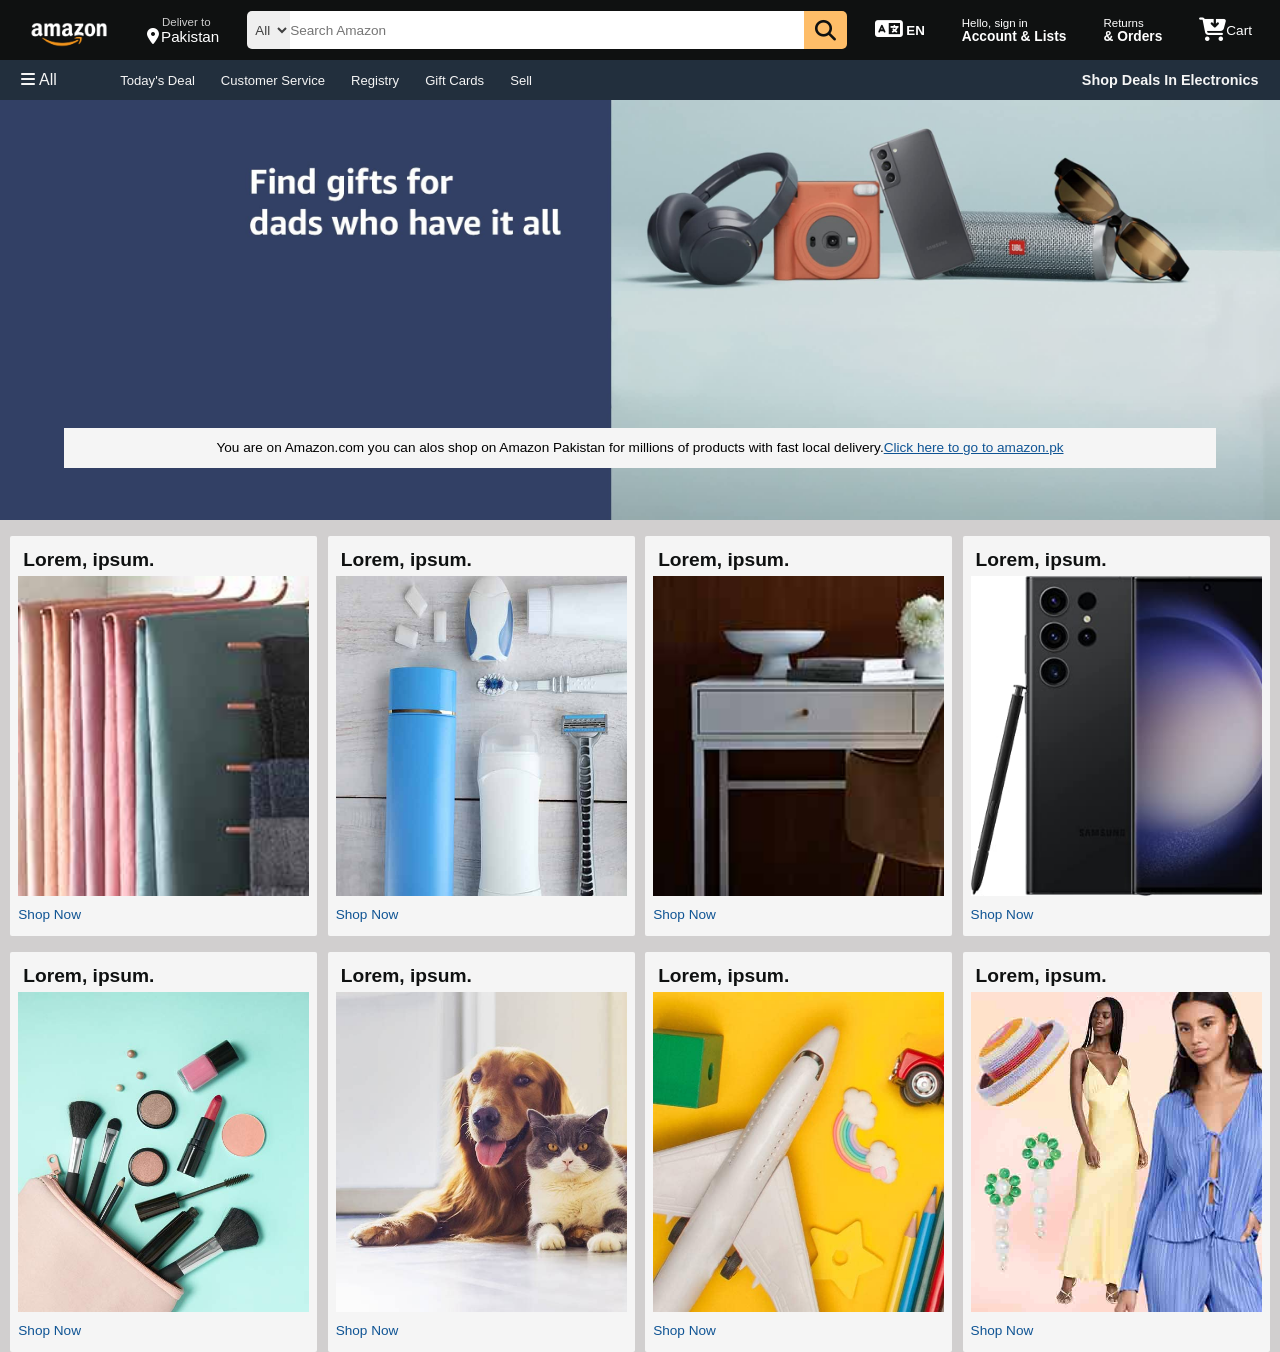
<file: css assignments/Amazon UI Clone/index.html>
<!DOCTYPE html>
<html lang="en">

<head>
    <meta charset="UTF-8" />
    <meta name="viewport" content="width=device-width, initial-scale=1.0" />
    <link rel="stylesheet" href="style.css" />
    <link rel="stylesheet" href="https://cdnjs.cloudflare.com/ajax/libs/font-awesome/6.6.0/css/all.min.css"
        integrity="sha512-Kc323vGBEqzTmouAECnVceyQqyqdsSiqLQISBL29aUW4U/M7pSPA/gEUZQqv1cwx4OnYxTxve5UMg5GT6L4JJg=="
        crossorigin="anonymous" referrerpolicy="no-referrer" />
    <title>Amazon</title>
</head>

<body>

    <header>
        <div class="navbar">

            <div class="nav-logo border">
                <div class="logo"></div>
            </div>


            <div class="nav-add border">
                <p class="add-first">Deliver to</p>
                <div class="add-icon">
                    <i class="fa-solid fa-location-dot"></i>
                    <p class="add-second">Pakistan</p>
                </div>
            </div>


            <div class="nav-search">
                <select class="search-select">
                    <option value="">All</option>
                </select>

                <input class="search-input" type="text" placeholder="Search Amazon">

                <div class="search-icon">
                    <i class="fa-solid fa-magnifying-glass"></i>
                </div>
            </div>


            <div class="nav-lang border">
                <div class="lang-icon">
                    <i class="fa-solid fa-language"></i>
                </div>
                <strong>
                    <p class="lang-symbol">EN</p>
                </strong>
            </div>

            <div class="nav-signin border">
                <p><span>Hello, sign in</span></p>
                <p class="nav-signin-orders-bold">Account & Lists</p>
            </div>

            <div class="nav-orders border">
                <p><span>Returns</span></p>
                <p class="nav-signin-orders-bold">& Orders</p>
            </div>


            <div class="nav-cart border">
                <div class="cart-icon">
                    <i class="fa-solid fa-cart-arrow-down"></i>
                </div>
                <p>Cart</p>
            </div>

        </div>

        <div class="panel">
            <div class="panel-all ">
                <i class="fa-solid fa-bars"></i>
                All
            </div>
            <div class="panel-links">
                <p class="border">Today's Deal</p>
                <p class="border">Customer Service</p>
                <p class="border">Registry</p>
                <p class="border">Gift Cards</p>
                <p class="border">Sell</p>
            </div>
            <div class="panel-offer">
                Shop Deals In Electronics
            </div>
        </div>
    </header>


    <section>

        <div class="hero-section">
            <div class="hero-section-content">
                You are on Amazon.com you can alos shop on Amazon Pakistan for millions of products with fast local
                delivery. <a href="#">Click here to go to amazon.pk</a>
            </div>
        </div>

    </section>

    <section>
        <div class="boxes">
            <div class="box">
                <h1>Lorem, ipsum.</h1>
                <div class="box-img" style="background-image: url('./assets/box1_image.jpg');"></div>
                <p>Shop Now</p>
            </div>

            <div class="box">
                <h1>Lorem, ipsum.</h1>
                <div class="box-img" style="background-image: url('./assets/box2_image.jpg');"></div>
                <p>Shop Now</p>
            </div>

            <div class="box">
                <h1>Lorem, ipsum.</h1>
                <div class="box-img" style="background-image: url('./assets/box3_image.jpg');"></div>
                <p>Shop Now</p>
            </div>

            <div class="box">
                <h1>Lorem, ipsum.</h1>
                <div class="box-img" style="background-image: url('./assets/box4_image.jpg');"></div>
                <p>Shop Now</p>
            </div>

            <div class="box">
                <h1>Lorem, ipsum.</h1>
                <div class="box-img" style="background-image: url('./assets/box5_image.jpg');"></div>
                <p>Shop Now</p>
            </div>

            <div class="box">
                <h1>Lorem, ipsum.</h1>
                <div class="box-img" style="background-image: url('./assets/box6_image.jpg');"></div>
                <p>Shop Now</p>
            </div>

            <div class="box">
                <h1>Lorem, ipsum.</h1>
                <div class="box-img" style="background-image: url('./assets/box7_image.jpg');"></div>
                <p>Shop Now</p>
            </div>

            <div class="box">
                <h1>Lorem, ipsum.</h1>
                <div class="box-img" style="background-image: url('./assets/box8_image.jpg');"></div>
                <p>Shop Now</p>
            </div>


        </div>
    </section>

</body>

</html>
</file>
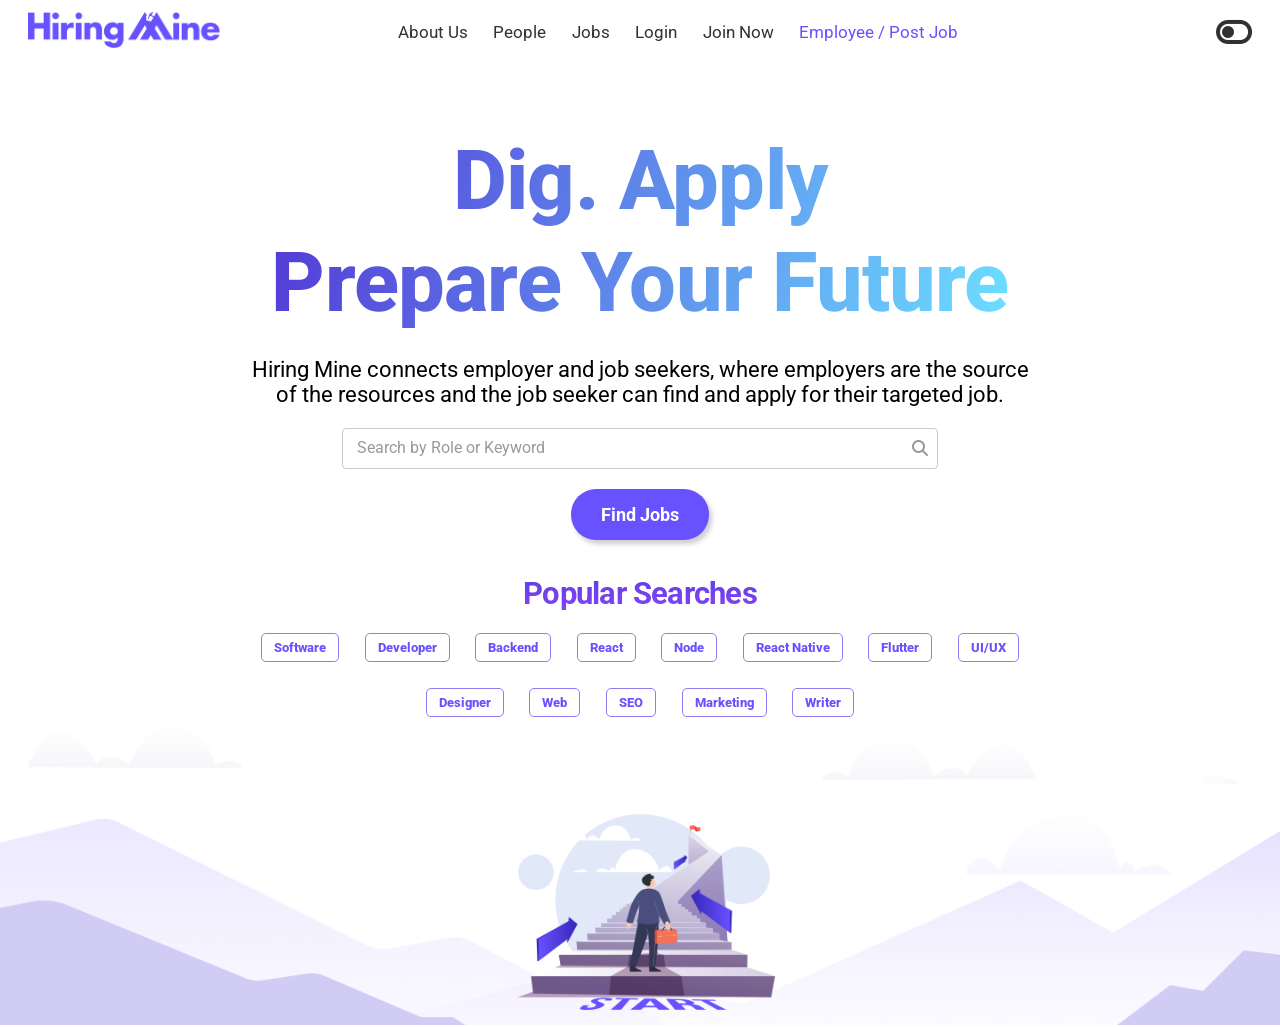
<file: css assignments/Hiring Mine UI Clone/index.html>
<!DOCTYPE html>
<html lang="en">

<head>
    <meta charset="UTF-8" />
    <meta name="viewport" content="width=device-width, initial-scale=1.0" />
    <link rel="stylesheet" href="style.css" />
    <link rel="stylesheet" href="https://cdnjs.cloudflare.com/ajax/libs/font-awesome/6.6.0/css/all.min.css"
        integrity="sha512-Kc323vGBEqzTmouAECnVceyQqyqdsSiqLQISBL29aUW4U/M7pSPA/gEUZQqv1cwx4OnYxTxve5UMg5GT6L4JJg=="
        crossorigin="anonymous" referrerpolicy="no-referrer" />
    <link rel="preconnect" href="https://fonts.googleapis.com">
    <link rel="preconnect" href="https://fonts.gstatic.com" crossorigin>
    <link
        href="https://fonts.googleapis.com/css2?family=Roboto:ital,wght@0,100;0,300;0,400;0,500;0,700;0,900;1,100;1,300;1,400;1,500;1,700;1,900&display=swap"
        rel="stylesheet">
    <title>Hiring Mine</title>
</head>

<body>
    <!-- nav bar -->
    <header>
        <div class="navbar">
            <div class="nav-logo">
                <div class="logo"></div>
            </div>
            <div class="nav-links">
                <div>About Us</div>
                <div>People</div>
                <div>Jobs</div>
                <div>Login</div>
                <div>Join Now</div>
                <div class="nav-link-color">Employee / Post Job</div>
            </div>
            <div class="dark-light-toggle">
                <i class="fa-solid fa-toggle-off"></i>
            </div>
        </div>
    </header>


    <!-- Firsts section including heading search bar buttons and hero section img -->
    <section>
        <div class="main-first-section">
            <div class="content">

                <div>
                    <h1>Dig. Apply <br> Prepare Your Future</h1>
                    <p>Hiring Mine connects employer and job seekers, where employers are the source of the resources
                        and
                        the
                        job seeker can find and apply for their targeted job.</p>
                </div>

                <div class="search-input-container">
                    <input type="text" id="search" placeholder="Search by Role or Keyword" required>
                    <label for="search">Search by Role or Keyword</label>
                    <i class="fa-solid fa-magnifying-glass"></i>
                </div>

                <div class="finjob-">
                    <button class="find-job">Find Jobs</button>
                </div>

                <div class="popular-searches">
                    <h2>Popular Searches</h2>
                    <div class="top-search-btns">
                        <div class="tsb">Software</div>
                        <div class="tsb">Developer</div>
                        <div class="tsb">Backend</div>
                        <div class="tsb">React</div>
                        <div class="tsb">Node</div>
                        <div class="tsb">React Native</div>
                        <div class="tsb">Flutter</div>
                        <div class="tsb">UI/UX</div>
                        <div class="tsb">Designer</div>
                        <div class="tsb">Web</div>
                        <div class="tsb">SEO</div>
                        <div class="tsb">Marketing</div>
                        <div class="tsb">Writer</div>
                    </div>
                </div>
            </div>
        </div>
        <div class="first-sec-img">
            <div class="fsi"></div>
        </div>
    </section>
</body>

</html>
</file>
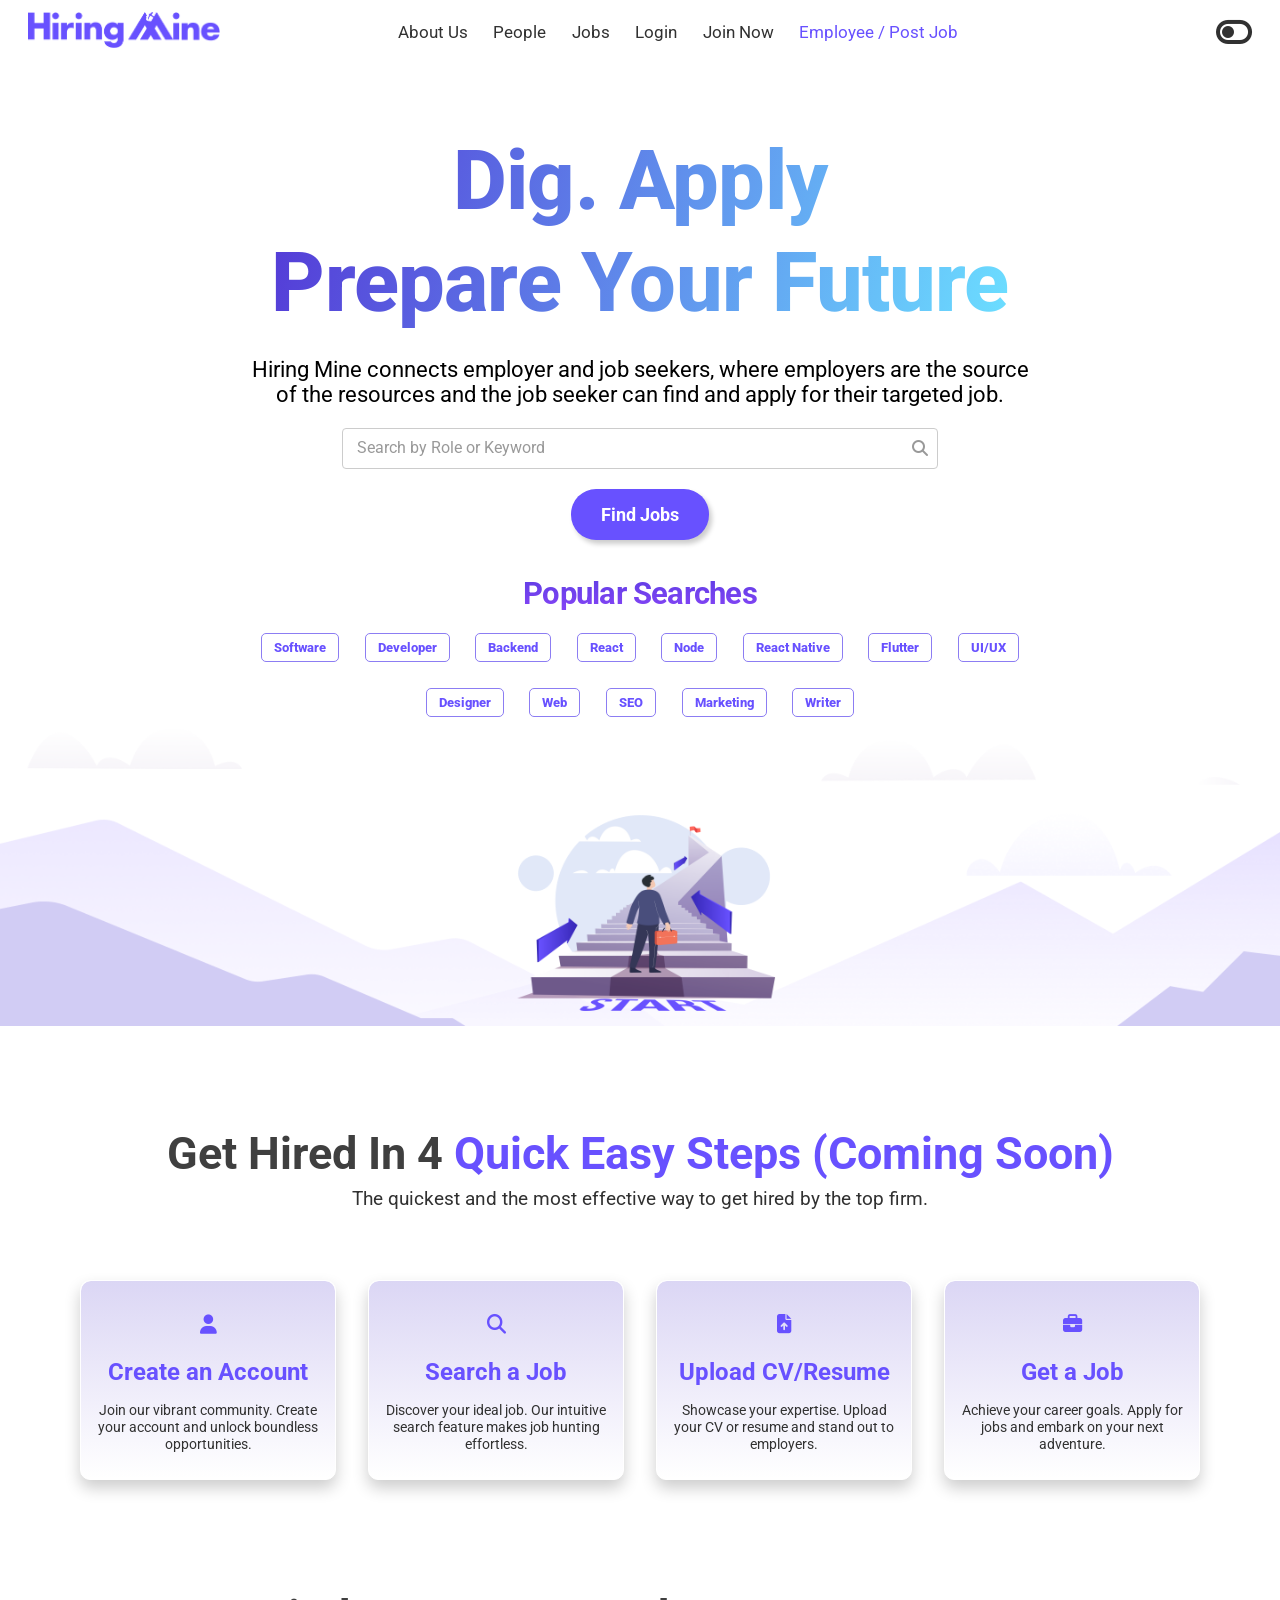
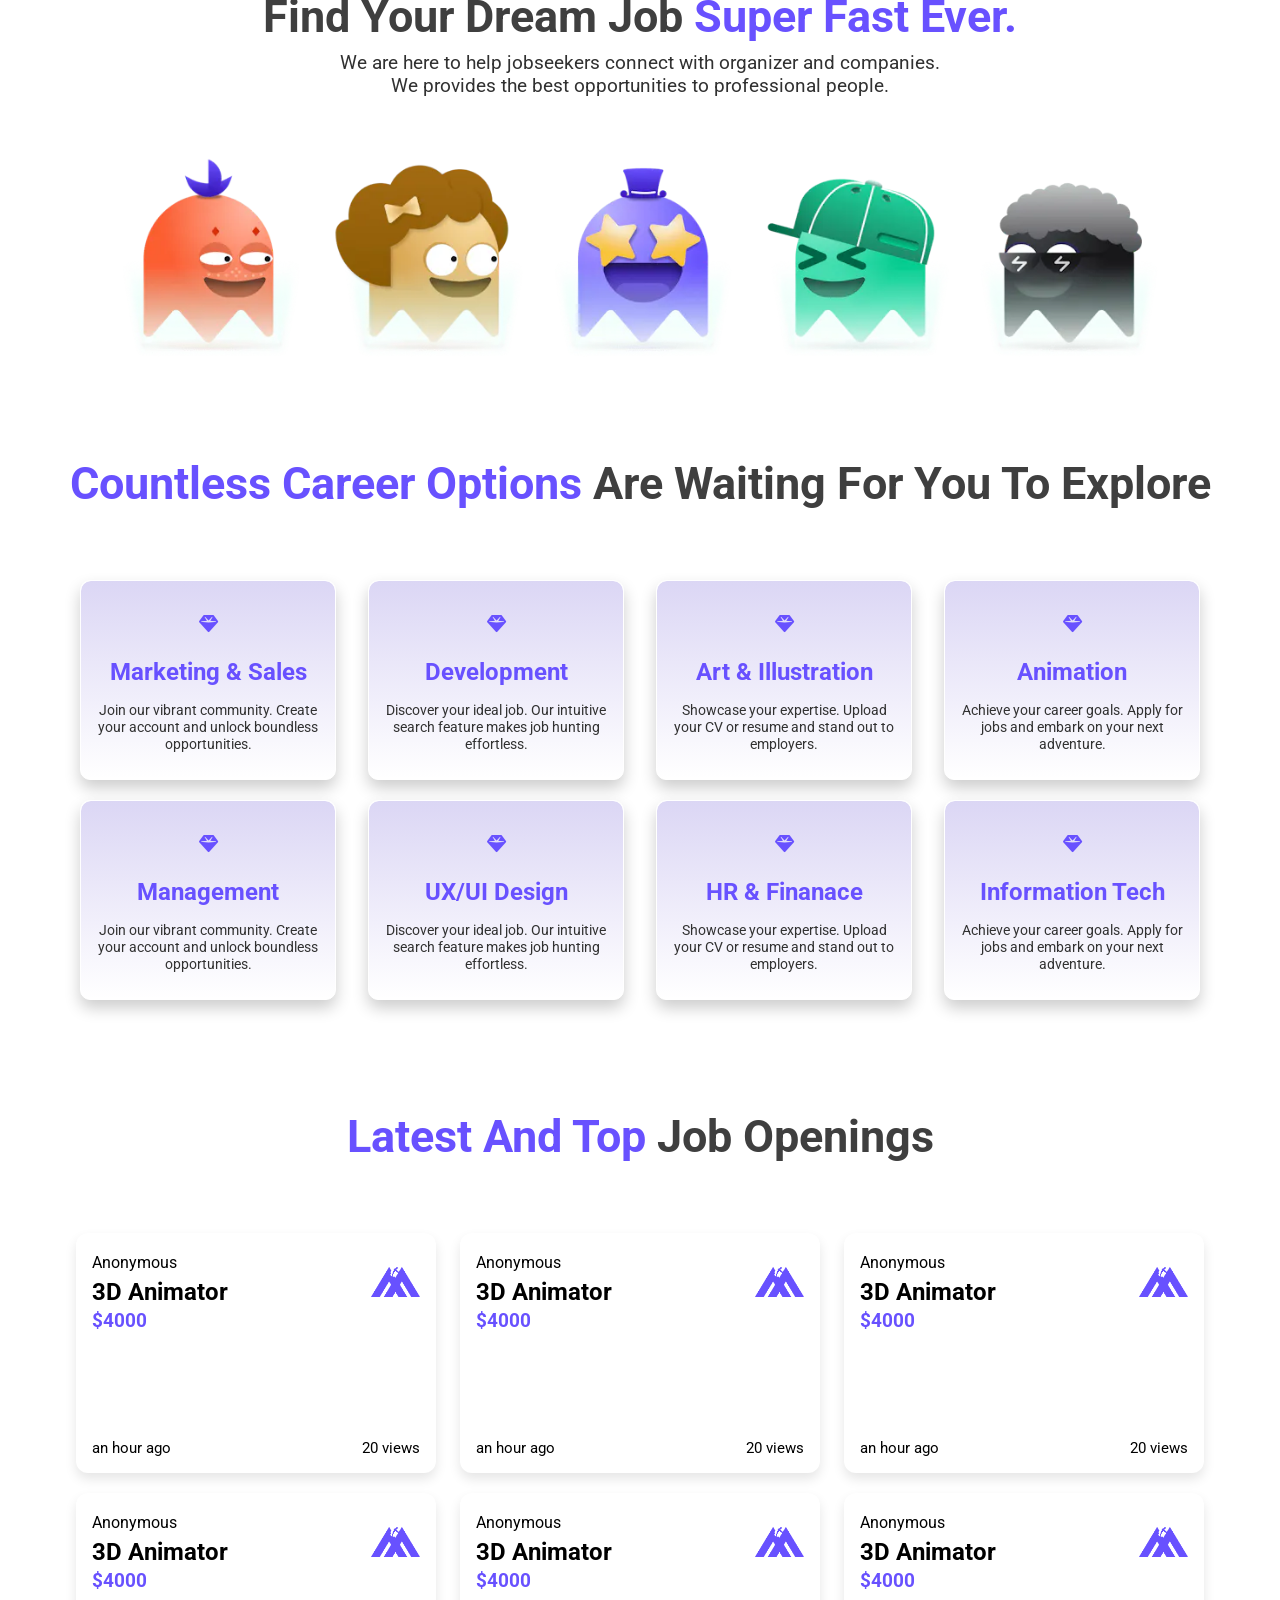
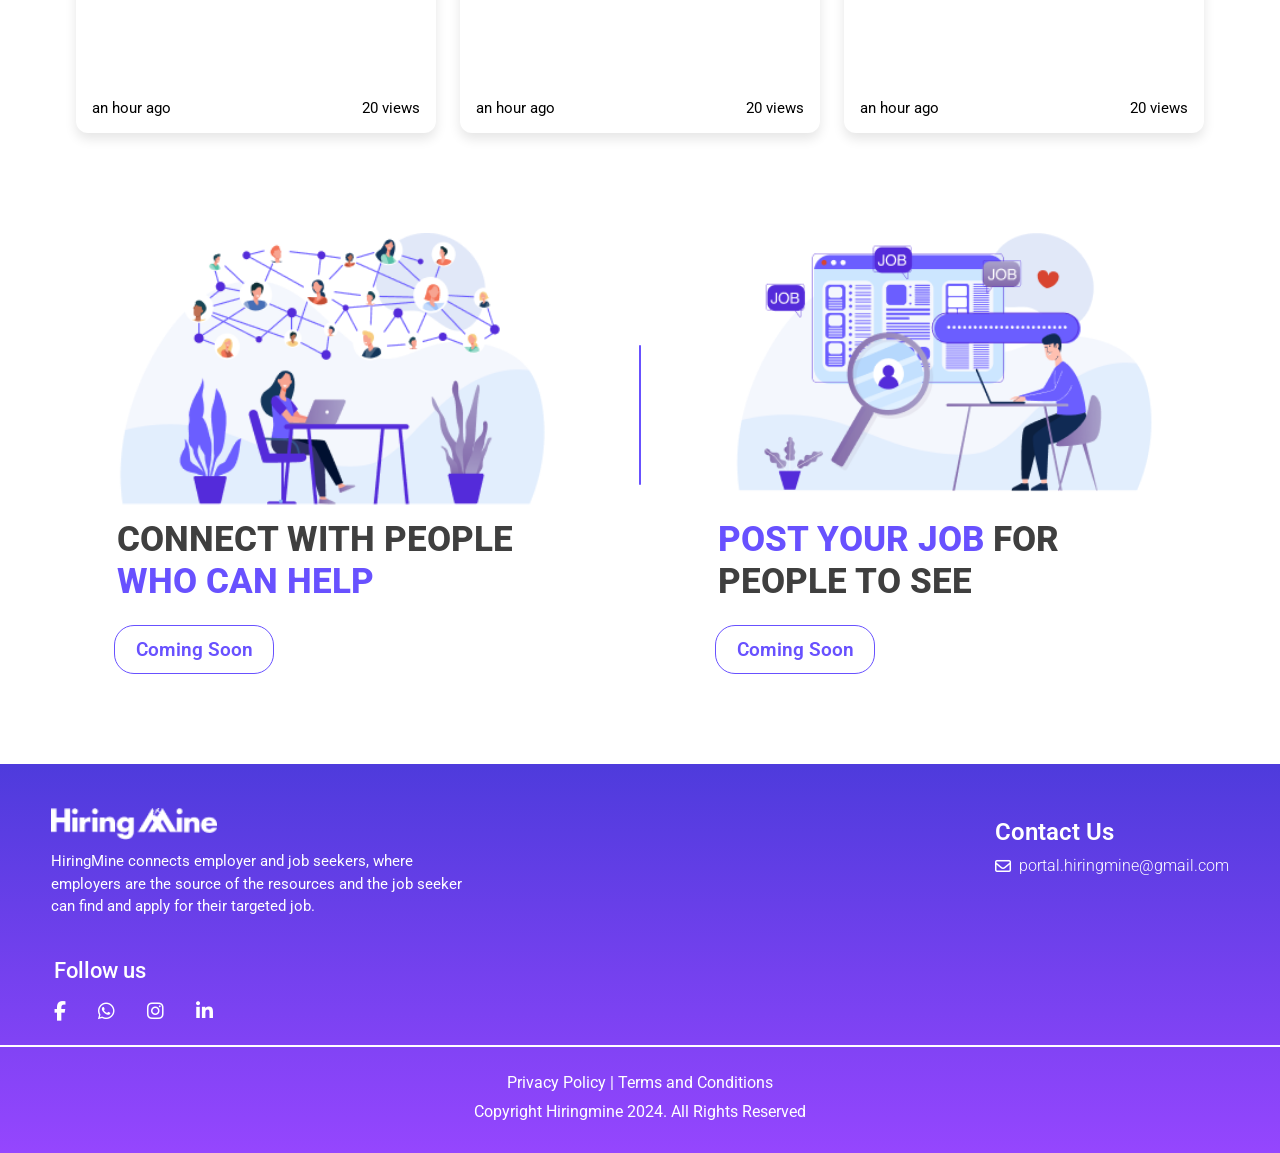
<file: CSS-Assignments/Hiring-Mine-UI-Clone/index.html>
<!DOCTYPE html>
<html lang="en">

<head>
    <meta charset="UTF-8" />
    <meta name="viewport" content="width=device-width, initial-scale=1.0" />
    <link rel="stylesheet" href="style.css" />
    <link rel="stylesheet" href="https://cdnjs.cloudflare.com/ajax/libs/font-awesome/6.6.0/css/all.min.css"
        integrity="sha512-Kc323vGBEqzTmouAECnVceyQqyqdsSiqLQISBL29aUW4U/M7pSPA/gEUZQqv1cwx4OnYxTxve5UMg5GT6L4JJg=="
        crossorigin="anonymous" referrerpolicy="no-referrer" />
    <link rel="preconnect" href="https://fonts.googleapis.com" />
    <link rel="preconnect" href="https://fonts.gstatic.com" crossorigin />
    <link
        href="https://fonts.googleapis.com/css2?family=Roboto:ital,wght@0,100;0,300;0,400;0,500;0,700;0,900;1,100;1,300;1,400;1,500;1,700;1,900&display=swap"
        rel="stylesheet" />
    <title>Hiring Mine</title>
</head>

<body>
    <!-- nav bar -->
    <header>
        <div class="navbar">
            <div class="nav-logo">
                <div class="logo"></div>
            </div>
            <div class="nav-links">
                <div>About Us</div>
                <div>People</div>
                <div>Jobs</div>
                <div>Login</div>
                <div>Join Now</div>
                <div class="nav-link-color">Employee / Post Job</div>
            </div>
            <div class="dark-light-toggle">
                <i class="fa-solid fa-toggle-off"></i>
            </div>
        </div>
    </header>

    <!-- Firsts section including heading search bar buttons and hero section img -->
    <section>
        <div class="main-first-section">
            <div class="content">
                <div>
                    <h1>
                        Dig. Apply <br />
                        Prepare Your Future
                    </h1>
                    <p>
                        Hiring Mine connects employer and job seekers, where employers are
                        the source of the resources and the job seeker can find and apply
                        for their targeted job.
                    </p>
                </div>

                <div class="search-input-container">
                    <input type="text" id="search" placeholder="Search by Role or Keyword" required />
                    <label for="search">Search by Role or Keyword</label>
                    <i class="fa-solid fa-magnifying-glass"></i>
                </div>

                <div class="finjob-">
                    <button class="find-job">Find Jobs</button>
                </div>

                <div class="popular-searches">
                    <h2>Popular Searches</h2>
                    <div class="top-search-btns">
                        <div class="tsb">Software</div>
                        <div class="tsb">Developer</div>
                        <div class="tsb">Backend</div>
                        <div class="tsb">React</div>
                        <div class="tsb">Node</div>
                        <div class="tsb">React Native</div>
                        <div class="tsb">Flutter</div>
                        <div class="tsb">UI/UX</div>
                        <div class="tsb">Designer</div>
                        <div class="tsb">Web</div>
                        <div class="tsb">SEO</div>
                        <div class="tsb">Marketing</div>
                        <div class="tsb">Writer</div>
                    </div>
                </div>
            </div>
        </div>
        <div class="first-sec-img">
            <div class="fsi"></div>
        </div>
    </section>

    <section>
        <!--Get Hired section with cards -->
        <div class="section-2">
            <div class="sections-text">
                <h1>
                    <span class="heading-span">Get Hired In 4</span> Quick Easy Steps
                    (Coming Soon)
                </h1>
                <p>
                    The quickest and the most effective way to get hired by the top
                    firm.
                </p>
            </div>

            <div class="card-container">
                <div class="card">
                    <i class="fa-regular fa-user"></i>
                    <h2>Create an Account</h2>
                    <p>
                        Join our vibrant community. Create your account and unlock
                        boundless opportunities.
                    </p>
                </div>
                <div class="card">
                    <i class="fa-solid fa-magnifying-glass"></i>
                    <h2>Search a Job</h2>
                    <p>
                        Discover your ideal job. Our intuitive search feature makes job
                        hunting effortless.
                    </p>
                </div>
                <div class="card">
                    <i class="fa-solid fa-file-arrow-up"></i>
                    <h2>Upload CV/Resume</h2>
                    <p>
                        Showcase your expertise. Upload your CV or resume and stand out to
                        employers.
                    </p>
                </div>
                <div class="card">
                    <i class="fa-solid fa-briefcase"></i>
                    <h2>Get a Job</h2>
                    <p>
                        Achieve your career goals. Apply for jobs and embark on your next
                        adventure.
                    </p>
                </div>
            </div>
        </div>
    </section>

    <section>
        <!--Find Your Dream Job section with img -->
        <div class="section-3">
            <div class="sections-text">
                <h1>
                    <span class="heading-span">Find Your Dream Job</span> Super Fast
                    Ever.
                </h1>
                <p>
                    We are here to help jobseekers connect with organizer and companies.
                    <br />
                    We provides the best opportunities to professional people.
                </p>
            </div>

            <div class="third-sec-img">
                <div class="tsi"></div>
            </div>
        </div>
    </section>

    <section>
        <!--Countless Career Options section with cards -->
        <div class="section-4">
            <div class="sections-text">
                <h1>
                    Countless Career Options
                    <span class="heading-span">Are Waiting For You To Explore</span>
                </h1>
            </div>

            <div class="card-container">
                <div class="card">
                    <i class="fa-regular fa-gem"></i>
                    <h2>Marketing & Sales</h2>
                    <p>
                        Join our vibrant community. Create your account and unlock
                        boundless opportunities.
                    </p>
                </div>
                <div class="card">
                    <i class="fa-regular fa-gem"></i>
                    <h2>Development</h2>
                    <p>
                        Discover your ideal job. Our intuitive search feature makes job
                        hunting effortless.
                    </p>
                </div>
                <div class="card">
                    <i class="fa-regular fa-gem"></i>
                    <h2>Art & Illustration</h2>
                    <p>
                        Showcase your expertise. Upload your CV or resume and stand out to
                        employers.
                    </p>
                </div>
                <div class="card">
                    <i class="fa-regular fa-gem"></i>
                    <h2>Animation</h2>
                    <p>
                        Achieve your career goals. Apply for jobs and embark on your next
                        adventure.
                    </p>
                </div>
                <div class="card">
                    <i class="fa-regular fa-gem"></i>
                    <h2>Management</h2>
                    <p>
                        Join our vibrant community. Create your account and unlock
                        boundless opportunities.
                    </p>
                </div>
                <div class="card">
                    <i class="fa-regular fa-gem"></i>
                    <h2>UX/UI Design</h2>
                    <p>
                        Discover your ideal job. Our intuitive search feature makes job
                        hunting effortless.
                    </p>
                </div>
                <div class="card">
                    <i class="fa-regular fa-gem"></i>
                    <h2>HR & Finanace</h2>
                    <p>
                        Showcase your expertise. Upload your CV or resume and stand out to
                        employers.
                    </p>
                </div>
                <div class="card">
                    <i class="fa-regular fa-gem"></i>
                    <h2>Information Tech</h2>
                    <p>
                        Achieve your career goals. Apply for jobs and embark on your next
                        adventure.
                    </p>
                </div>
            </div>
        </div>
    </section>

    <section>
        <!-- Latest And Top Jobs -->
        <div class="section-5">
            <div class="sections-text">
                <h1>
                    Latest And Top
                    <span class="heading-span">Job Openings</span>
                </h1>
            </div>

            <div class="card-container">
                <div class="job-card">
                    <div class="job-card-content">
                        <div class="card-top">
                            <div class="card-top-text">
                                <p>Anonymous</p>
                                <h2>3D Animator</h2>
                                <h3>$4000</h3>
                            </div>
                            <div class="card-top-logo"></div>
                        </div>
                        <div class="card-bottom">
                            <p>an hour ago</p>
                            <p>20 views</p>
                        </div>
                    </div>
                </div>
                <div class="job-card">
                    <div class="job-card-content">
                        <div class="card-top">
                            <div class="card-top-text">
                                <p>Anonymous</p>
                                <h2>3D Animator</h2>
                                <h3>$4000</h3>
                            </div>
                            <div class="card-top-logo"></div>
                        </div>
                        <div class="card-bottom">
                            <p>an hour ago</p>
                            <p>20 views</p>
                        </div>
                    </div>
                </div>
                <div class="job-card">
                    <div class="job-card-content">
                        <div class="card-top">
                            <div class="card-top-text">
                                <p>Anonymous</p>
                                <h2>3D Animator</h2>
                                <h3>$4000</h3>
                            </div>
                            <div class="card-top-logo"></div>
                        </div>
                        <div class="card-bottom">
                            <p>an hour ago</p>
                            <p>20 views</p>
                        </div>
                    </div>
                </div>
                <div class="job-card">
                    <div class="job-card-content">
                        <div class="card-top">
                            <div class="card-top-text">
                                <p>Anonymous</p>
                                <h2>3D Animator</h2>
                                <h3>$4000</h3>
                            </div>
                            <div class="card-top-logo"></div>
                        </div>
                        <div class="card-bottom">
                            <p>an hour ago</p>
                            <p>20 views</p>
                        </div>
                    </div>
                </div>
                <div class="job-card">
                    <div class="job-card-content">
                        <div class="card-top">
                            <div class="card-top-text">
                                <p>Anonymous</p>
                                <h2>3D Animator</h2>
                                <h3>$4000</h3>
                            </div>
                            <div class="card-top-logo"></div>
                        </div>
                        <div class="card-bottom">
                            <p>an hour ago</p>
                            <p>20 views</p>
                        </div>
                    </div>
                </div>
                <div class="job-card">
                    <div class="job-card-content">
                        <div class="card-top">
                            <div class="card-top-text">
                                <p>Anonymous</p>
                                <h2>3D Animator</h2>
                                <h3>$4000</h3>
                            </div>
                            <div class="card-top-logo"></div>
                        </div>
                        <div class="card-bottom">
                            <p>an hour ago</p>
                            <p>20 views</p>
                        </div>
                    </div>
                </div>
            </div>
        </div>
    </section>


    <section>
        <div class="section-6">
            <div class="sec6-left">
                <div class="sec6-img img1"></div>
                <h1 class="sec6-heading"><span>Connect With People</span> Who Can Help</h1>
                <button class="sec6-btn">Coming Soon</button>
            </div>
            <div class="sec6-line"></div>
            <div class="sec6-right">
                <div class="sec6-img img2"></div>
                <h1 class="sec6-heading">Post Your Job <span>For People To See</span></h1>
                <button class="sec6-btn">Coming Soon</button>
            </div>
        </div>
    </section>

    <footer>
        <div class="last-section">

            <div class="footer-top">
                <div class="footer-top-left">
                    <div class="footer-logo"></div>
                    <p>HiringMine connects employer and job seekers, where employers are the source of the resources and
                        the job seeker can find and apply for their targeted job.</p>
                </div>
                <div class="footer-top-right">
                    <h3>Contact Us</h3>

                    <div class="footer-email">
                        <i class="fa-regular fa-envelope"></i>
                        <p>portal.hiringmine@gmail.com</p>
                    </div>
                </div>
            </div>

            <div class="footer-middle">
                <h3>Follow us</h3>
                <div class="footer-icons">
                    <i class="fa-brands fa-facebook-f"></i>
                    <i class="fa-brands fa-whatsapp"></i>
                    <i class="fa-brands fa-instagram"></i>
                    <i class="fa-brands fa-linkedin-in"></i>
                </div>
            </div>

            <div class="footer-bottom">
                <div class="footer-line"></div>
                <p>
                    <span class="policy-text">Privacy Policy</span>
                    <span class="policy-line"> | </span>
                    <span class="policy-text">Terms and Conditions</span>
                </p>
                <p>Copyright Hiringmine 2024. All Rights Reserved</p>
            </div>

        </div>
    </footer>

</body>

</html>
</file>
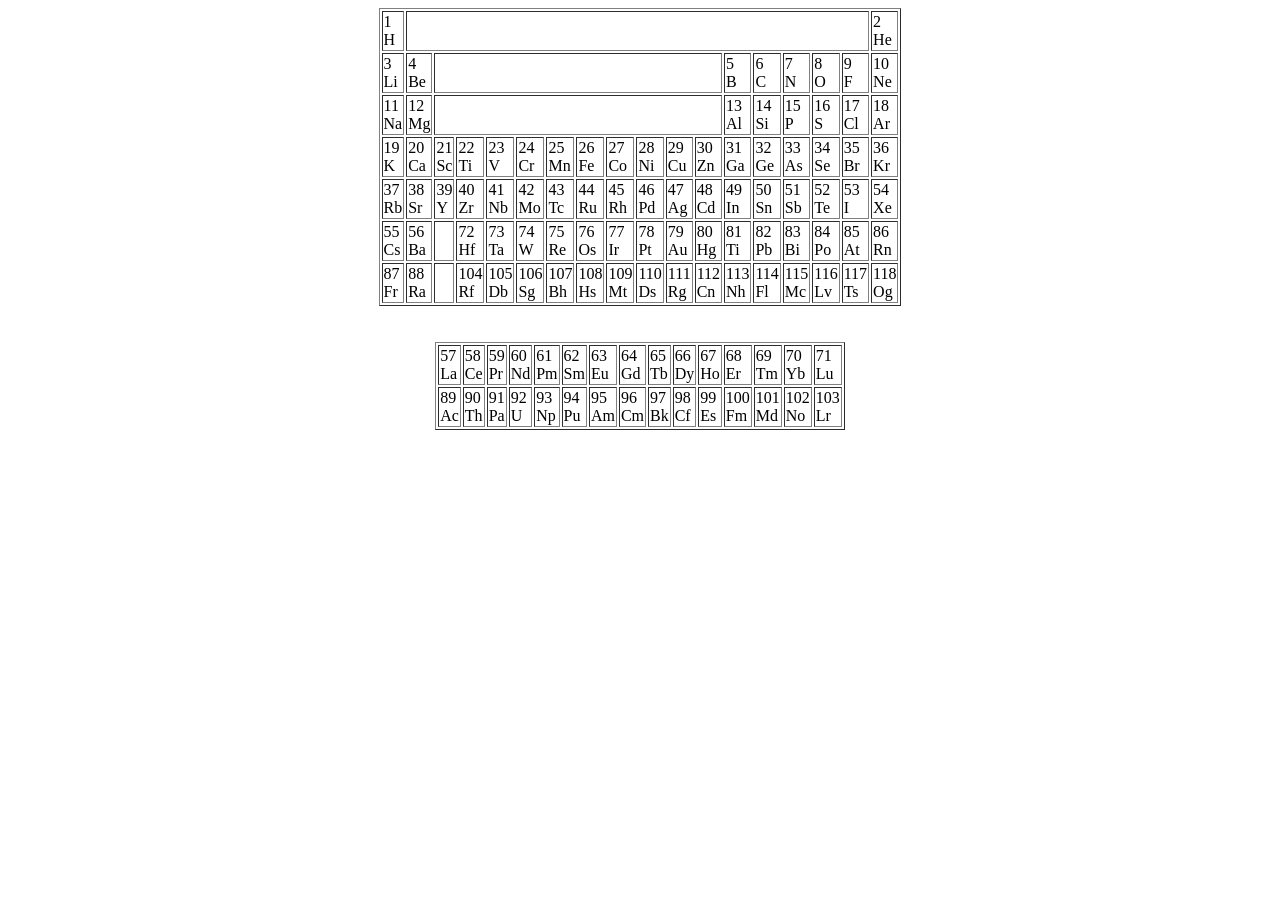
<file: HTML-Assignments/assignment-3_periodic-table/index.html>
<!-- Assignment 3: Create a Periodic Table Using HTML Tables -->

<!DOCTYPE html>
<html lang="en">

<head>
    <meta charset="UTF-8" />
    <meta name="viewport" content="width=device-width, initial-scale=1.0" />
    <title>Periodic Table</title>
</head>

<body>
    <center>
        <table border="1px solid black">
            <tr>
                <td bgcolor="">
                    <font color="">1<br />
                        H</font>
                </td>
                <td colspan="16"></td>
                <td bgcolor="">
                    <font color=""> 2<br />He</font>
                </td>
            </tr>
            <tr>
                <td bgcolor="">
                    <font color="">
                        3<br />
                        Li</font>
                </td>
                <td bgcolor="">
                    <font color="">
                        4<br />
                        Be</font>
                </td>
                <td colspan="10"></td>
                <td bgcolor="">
                    <font color="">5 <br />
                        B</font>
                </td>
                <td bgcolor="">
                    <font color="">
                        6<br />
                        C</font>
                </td>
                <td bgcolor="">
                    <font color="">
                        7<br />
                        N</font>
                </td>
                <td bgcolor="">
                    <font color="">
                        8<br />
                        O</font>
                </td>
                <td bgcolor="">
                    <font color="">
                        9<br />
                        F</font>
                </td>
                <td bgcolor="">
                    <font color=""> 10<br />Ne </font>
                </td>
            </tr>
            <tr>
                <td bgcolor="">
                    <font color="">
                        11<br />
                        Na</font>
                </td>
                <td bgcolor="">
                    <font color="">
                        12<br />
                        Mg</font>
                </td>
                <td colspan="10"></td>
                <td bgcolor="">
                    <font color="">
                        13<br />
                        Al</font>
                </td>
                <td bgcolor="">
                    <font color="">
                        14<br />
                        Si</font>
                </td>
                <td bgcolor="">
                    <font color="">
                        15<br />
                        P</font>
                </td>
                <td bgcolor="">
                    <font color="">
                        16<br />
                        S</font>
                </td>
                <td bgcolor="">
                    <font color="">
                        17<br />
                        Cl</font>
                </td>
                <td bgcolor="">
                    <font color="">
                        18<br />
                        Ar</font>
                </td>
            </tr>
            <tr>
                <td bgcolor="">
                    <font color="">19 <br />
                        K</font>
                </td>
                <td bgcolor="">
                    <font color="">
                        20<br />
                        Ca</font>
                </td>
                <td bgcolor="">
                    <font color="">21 <br />
                        Sc</font>
                </td>
                <td bgcolor="">
                    <font color="">22 <br />
                        Ti</font>
                </td>
                <td bgcolor="">
                    <font color="">23<br />V </font>
                </td>
                <td bgcolor="">
                    <font color="">24 <br />
                        Cr</font>
                </td>
                <td bgcolor="">
                    <font color="">25 <br />
                        Mn</font>
                </td>
                <td bgcolor="">
                    <font color="">26 <br />
                        Fe</font>
                </td>
                <td bgcolor="">
                    <font color="">27 <br />
                        Co</font>
                </td>
                <td bgcolor="">
                    <font color="">28 <br />
                        Ni</font>
                </td>
                <td bgcolor="">
                    <font color="">29 <br />
                        Cu</font>
                </td>
                <td bgcolor="">
                    <font color="">30 <br />
                        Zn</font>
                </td>
                <td bgcolor="">
                    <font color="">
                        31<br />
                        Ga</font>
                </td>
                <td bgcolor="">
                    <font color="">
                        32<br />
                        Ge</font>
                </td>
                <td bgcolor="">
                    <font color="">
                        33<br />
                        As</font>
                </td>
                <td bgcolor="">
                    <font color="">
                        34<br />
                        Se</font>
                </td>
                <td bgcolor="">
                    <font color="">
                        35<br />
                        Br</font>
                </td>
                <td bgcolor="">
                    <font color="">
                        36<br />
                        Kr</font>
                </td>
            </tr>
            <tr>
                <td bgcolor="">
                    <font color="">
                        37<br />
                        Rb</font>
                </td>
                <td bgcolor="">
                    <font color="">
                        38<br />
                        Sr</font>
                </td>
                <td bgcolor="">
                    <font color="">
                        39<br />
                        Y</font>
                </td>
                <td bgcolor="">
                    <font color="">
                        40<br />
                        Zr</font>
                </td>
                <td bgcolor="">
                    <font color="">41 <br />
                        Nb</font>
                </td>
                <td bgcolor="">
                    <font color="">42 <br />
                        Mo</font>
                </td>
                <td bgcolor="">
                    <font color="">43 <br />
                        Tc</font>
                </td>
                <td bgcolor="">
                    <font color="">44 <br />
                        Ru</font>
                </td>
                <td bgcolor="">
                    <font color="">45 <br />
                        Rh</font>
                </td>
                <td bgcolor="">
                    <font color="">46 <br />
                        Pd</font>
                </td>
                <td bgcolor="">
                    <font color="">47 <br />
                        Ag</font>
                </td>
                <td bgcolor="">
                    <font color="">48 <br />
                        Cd</font>
                </td>
                <td bgcolor="">
                    <font color="">49 <br />In </font>
                </td>
                <td bgcolor="">
                    <font color="">50 <br />
                        Sn</font>
                </td>
                <td bgcolor="">
                    <font color="">51 <br />Sb </font>
                </td>
                <td bgcolor="">
                    <font color="">52 <br />
                        Te</font>
                </td>
                <td bgcolor="">
                    <font color="">53 <br />
                        I</font>
                </td>
                <td bgcolor="">
                    <font color="">54 <br />Xe </font>
                </td>
            </tr>
            <tr>
                <td bgcolor="">
                    <font color="">55 <br />
                        Cs</font>
                </td>
                <td bgcolor="">
                    <font color="">56 <br />Ba </font>
                </td>
                <td></td>
                <td bgcolor="">
                    <font color="">72 <br />Hf </font>
                </td>
                <td bgcolor="">
                    <font color=""> 73<br />Ta </font>
                </td>
                <td bgcolor="">
                    <font color="">
                        74<br />
                        W</font>
                </td>
                <td bgcolor="">
                    <font color="">
                        75<br />
                        Re</font>
                </td>
                <td bgcolor="">
                    <font color="">
                        76<br />
                        Os</font>
                </td>
                <td bgcolor="">
                    <font color="">
                        77 <br />
                        Ir</font>
                </td>
                <td bgcolor="">
                    <font color="">78<br />
                        Pt</font>
                </td>
                <td bgcolor="">
                    <font color="">
                        79<br />
                        Au</font>
                </td>
                <td bgcolor="">
                    <font color="">
                        80<br />
                        Hg</font>
                </td>
                <td bgcolor="">
                    <font color="">
                        81<br />
                        Ti</font>
                </td>
                <td bgcolor="">
                    <font color="">
                        82<br />
                        Pb</font>
                </td>
                <td bgcolor="">
                    <font color="">
                        83<br />
                        Bi</font>
                </td>
                <td bgcolor="">
                    <font color="">
                        84<br />
                        Po</font>
                </td>
                <td bgcolor="">
                    <font color="">
                        85<br />
                        At</font>
                </td>
                <td bgcolor="">
                    <font color="">
                        86<br />
                        Rn</font>
                </td>
            </tr>
            <tr>
                <td bgcolor="">
                    <font color="">
                        87<br />
                        Fr</font>
                </td>
                <td bgcolor="">
                    <font color="">88 <br />
                        Ra</font>
                </td>
                <td></td>
                <td bgcolor="">
                    <font color="">104 <br />Rf </font>
                </td>
                <td bgcolor="">
                    <font color="">105 <br />Db </font>
                </td>
                <td bgcolor="">
                    <font color="">
                        106<br />
                        Sg</font>
                </td>
                <td bgcolor="">
                    <font color="">107 <br />
                        Bh</font>
                </td>
                <td bgcolor="">
                    <font color="">108 <br />
                        Hs</font>
                </td>
                <td bgcolor="">
                    <font color="">109 <br />
                        Mt</font>
                </td>
                <td bgcolor="">
                    <font color="">
                        110<br />
                        Ds</font>
                </td>
                <td bgcolor="">
                    <font color="">111<br />
                        Rg</font>
                </td>
                <td bgcolor="">
                    <font color="">
                        112<br />
                        Cn</font>
                </td>
                <td bgcolor="">
                    <font color="">
                        113<br />
                        Nh</font>
                </td>
                <td bgcolor="">
                    <font color="">
                        114<br />
                        Fl</font>
                </td>
                <td bgcolor="">
                    <font color="">115 <br />
                        Mc</font>
                </td>
                <td bgcolor="">
                    <font color="">116 <br />
                        Lv</font>
                </td>
                <td bgcolor="">
                    <font color="">117 <br />
                        Ts</font>
                </td>
                <td bgcolor="">
                    <font color="">118 <br />
                        Og</font>
                </td>
            </tr>
        </table>

        <br /><br />

        <table border="1px solid black">
            <tr>
                <td bgcolor="">
                    <font color="">
                        57<br />
                        La</font>
                </td>
                <td bgcolor="">
                    <font color="">
                        58<br />
                        Ce</font>
                </td>
                <td bgcolor="">
                    <font color="">
                        59<br />
                        Pr</font>
                </td>
                <td bgcolor="">
                    <font color=""> 60<br />Nd </font>
                </td>
                <td bgcolor="">
                    <font color="">
                        61<br />
                        Pm</font>
                </td>
                <td bgcolor="">
                    <font color=""> 62<br />Sm </font>
                </td>
                <td bgcolor="">
                    <font color=""> 63<br />Eu </font>
                </td>
                <td bgcolor="">
                    <font color="">
                        64<br />
                        Gd</font>
                </td>
                <td bgcolor="">
                    <font color="">
                        65<br />
                        Tb</font>
                </td>
                <td bgcolor="">
                    <font color="">
                        66<br />
                        Dy</font>
                </td>
                <td bgcolor="">
                    <font color="">
                        67<br />
                        Ho</font>
                </td>
                <td bgcolor="">
                    <font color="">
                        68<br />
                        Er</font>
                </td>
                <td bgcolor="">
                    <font color="">
                        69<br />
                        Tm</font>
                </td>
                <td bgcolor="">
                    <font color="">
                        70<br />
                        Yb</font>
                </td>
                <td bgcolor="">
                    <font color="">
                        71<br />
                        Lu</font>
                </td>
            </tr>
            <tr>
                <td bgcolor="">
                    <font color="">89 <br />
                        Ac</font>
                </td>
                <td bgcolor="">
                    <font color="">
                        90<br />
                        Th</font>
                </td>
                <td bgcolor="">
                    <font color="">
                        91<br />
                        Pa</font>
                </td>
                <td bgcolor="">
                    <font color="">
                        92<br />
                        U</font>
                </td>
                <td bgcolor="">
                    <font color="">
                        93<br />
                        Np</font>
                </td>
                <td bgcolor="">
                    <font color="">
                        94<br />
                        Pu</font>
                </td>
                <td bgcolor="">
                    <font color=""> 95<br />Am </font>
                </td>
                <td bgcolor="">
                    <font color="">
                        96<br />
                        Cm</font>
                </td>
                <td bgcolor="">
                    <font color=""> 97<br />Bk </font>
                </td>
                <td bgcolor="">
                    <font color="">
                        98<br />
                        Cf</font>
                </td>
                <td bgcolor="">
                    <font color=""> 99<br />Es </font>
                </td>
                <td bgcolor="">
                    <font color="">
                        100<br />
                        Fm</font>
                </td>
                <td bgcolor="">
                    <font color="">
                        101<br />
                        Md</font>
                </td>
                <td bgcolor="">
                    <font color="">
                        102<br />
                        No</font>
                </td>
                <td bgcolor="">
                    <font color=""> 103<br />Lr </font>
                </td>
            </tr>
        </table>
    </center>
</body>

</html>
</file>
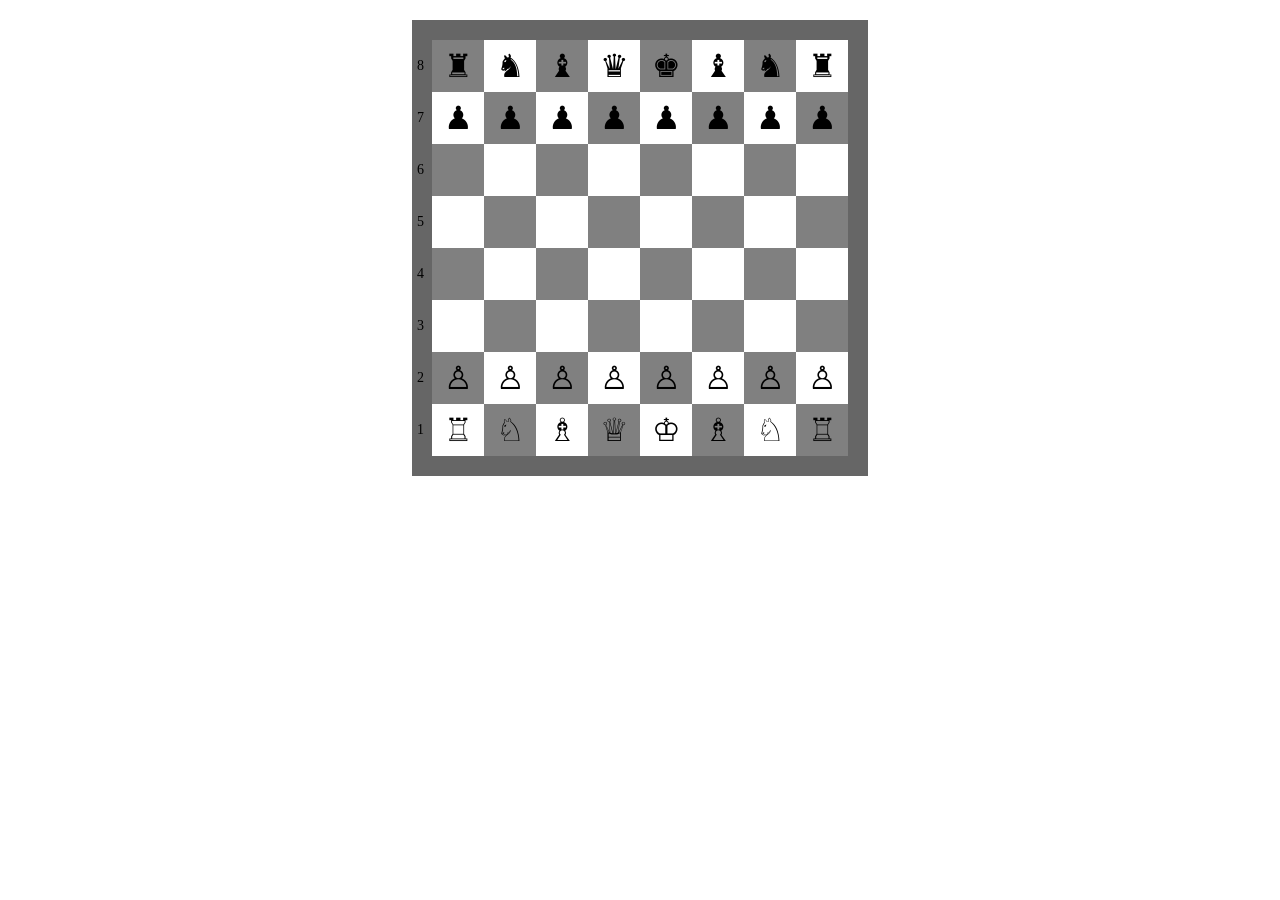
<file: HTML-Assignments/assignment-4_chess-board/index.html>
<!DOCTYPE html>
<html lang="en">

<head>
    <meta charset="UTF-8">
    <meta name="viewport" content="width=device-width, initial-scale=1.0">
    <style>
        table {
            border-collapse: collapse;
            margin: 20px auto;
            border: 20px solid rgb(102, 102, 102);
        }

        td {
            width: 50px;
            height: 50px;
            text-align: center;
            font-size: 32px;
            position: relative;
        }

        .black {
            background-color: gray;
        }

        .white {
            background-color: white;
        }

        .row-label {
            font-size: 14px;
            position: absolute;
            left: -15px;
            top: 50%;
            transform: translateY(-50%);
        }
    </style>
    <title>Chessboard</title>
</head>

<body>

    <table>
        <!-- Row 1 -->
        <tr>
            <td class="black"><span class="row-label">8</span>&#9820;</td>
            <td class="white">&#9822;</td>
            <td class="black">&#9821;</td>
            <td class="white">&#9819;</td>
            <td class="black">&#9818;</td>
            <td class="white">&#9821;</td>
            <td class="black">&#9822;</td>
            <td class="white">&#9820;</td>
        </tr>
        <!-- Row 2 -->
        <tr>
            <td class="white"><span class="row-label">7</span>&#9823;</td>
            <td class="black">&#9823;</td>
            <td class="white">&#9823;</td>
            <td class="black">&#9823;</td>
            <td class="white">&#9823;</td>
            <td class="black">&#9823;</td>
            <td class="white">&#9823;</td>
            <td class="black">&#9823;</td>
        </tr>
        <!-- Row 3 -->
        <tr>
            <td class="black"><span class="row-label">6</span></td>
            <td class="white"></td>
            <td class="black"></td>
            <td class="white"></td>
            <td class="black"></td>
            <td class="white"></td>
            <td class="black"></td>
            <td class="white"></td>
        </tr>
        <!-- Row 4 -->
        <tr>
            <td class="white"><span class="row-label">5</span></td>
            <td class="black"></td>
            <td class="white"></td>
            <td class="black"></td>
            <td class="white"></td>
            <td class="black"></td>
            <td class="white"></td>
            <td class="black"></td>
        </tr>
        <!-- Row 5 -->
        <tr>
            <td class="black"><span class="row-label">4</span></td>
            <td class="white"></td>
            <td class="black"></td>
            <td class="white"></td>
            <td class="black"></td>
            <td class="white"></td>
            <td class="black"></td>
            <td class="white"></td>
        </tr>
        <!-- Row 6 -->
        <tr>
            <td class="white"><span class="row-label">3</span></td>
            <td class="black"></td>
            <td class="white"></td>
            <td class="black"></td>
            <td class="white"></td>
            <td class="black"></td>
            <td class="white"></td>
            <td class="black"></td>
        </tr>
        <!-- Row 7 -->
        <tr>
            <td class="black"><span class="row-label">2</span>&#9817;</td>
            <td class="white">&#9817;</td>
            <td class="black">&#9817;</td>
            <td class="white">&#9817;</td>
            <td class="black">&#9817;</td>
            <td class="white">&#9817;</td>
            <td class="black">&#9817;</td>
            <td class="white">&#9817;</td>
        </tr>
        <!-- Row 8 -->
        <tr>
            <td class="white"><span class="row-label">1</span>&#9814;</td>
            <td class="black">&#9816;</td>
            <td class="white">&#9815;</td>
            <td class="black">&#9813;</td>
            <td class="white">&#9812;</td>
            <td class="black">&#9815;</td>
            <td class="white">&#9816;</td>
            <td class="black">&#9814;</td>
        </tr>
    </table>
</body>

</html>
</file>
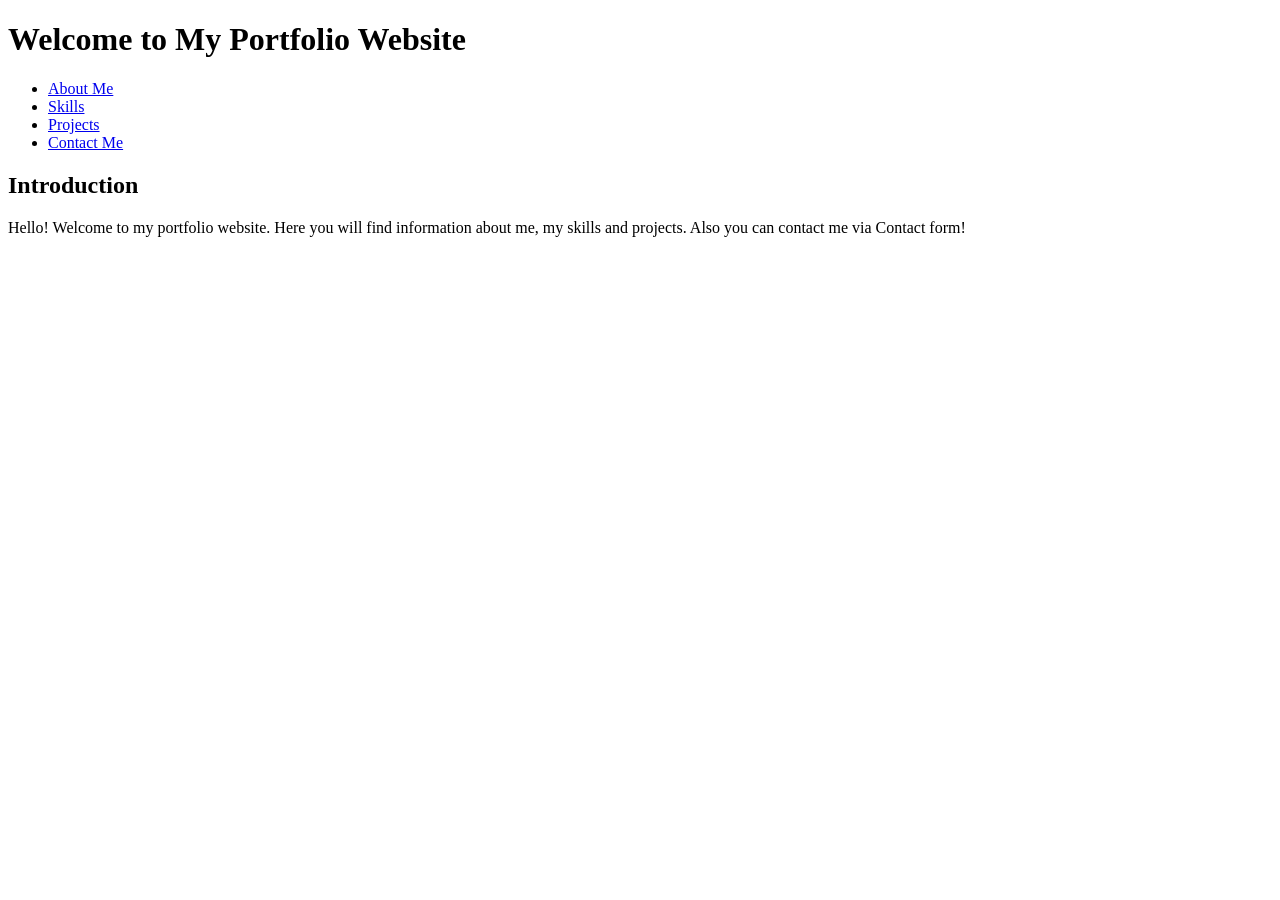
<file: HTML-Assignments/assignment_2-basic_portflolio/index.html>
<!-- Assignment 2: Create a Portfolio Website -->

<!DOCTYPE html>
<html lang="en">

<head>
    <meta charset="UTF-8">
    <meta name="viewport" content="width=device-width, initial-scale=1.0">
    <title>Portfolio</title>
</head>

<body>

    <header>
        <h1>Welcome to My Portfolio Website</h1>
        <nav>
            <ul>
                <li><a href="about.html">About Me</a></li>
                <li><a href="skills.html">Skills</a></li>
                <li><a href="projects.html">Projects</a></li>
                <li><a href="contact.html">Contact Me</a></li>
            </ul>
        </nav>
    </header>

    <section>
        <h2>Introduction</h2>
        <p>Hello! Welcome to my portfolio website. Here you will find information about me, my skills and projects. Also
            you can contact me via Contact form! </p>
    </section>

</body>

</html>
</file>
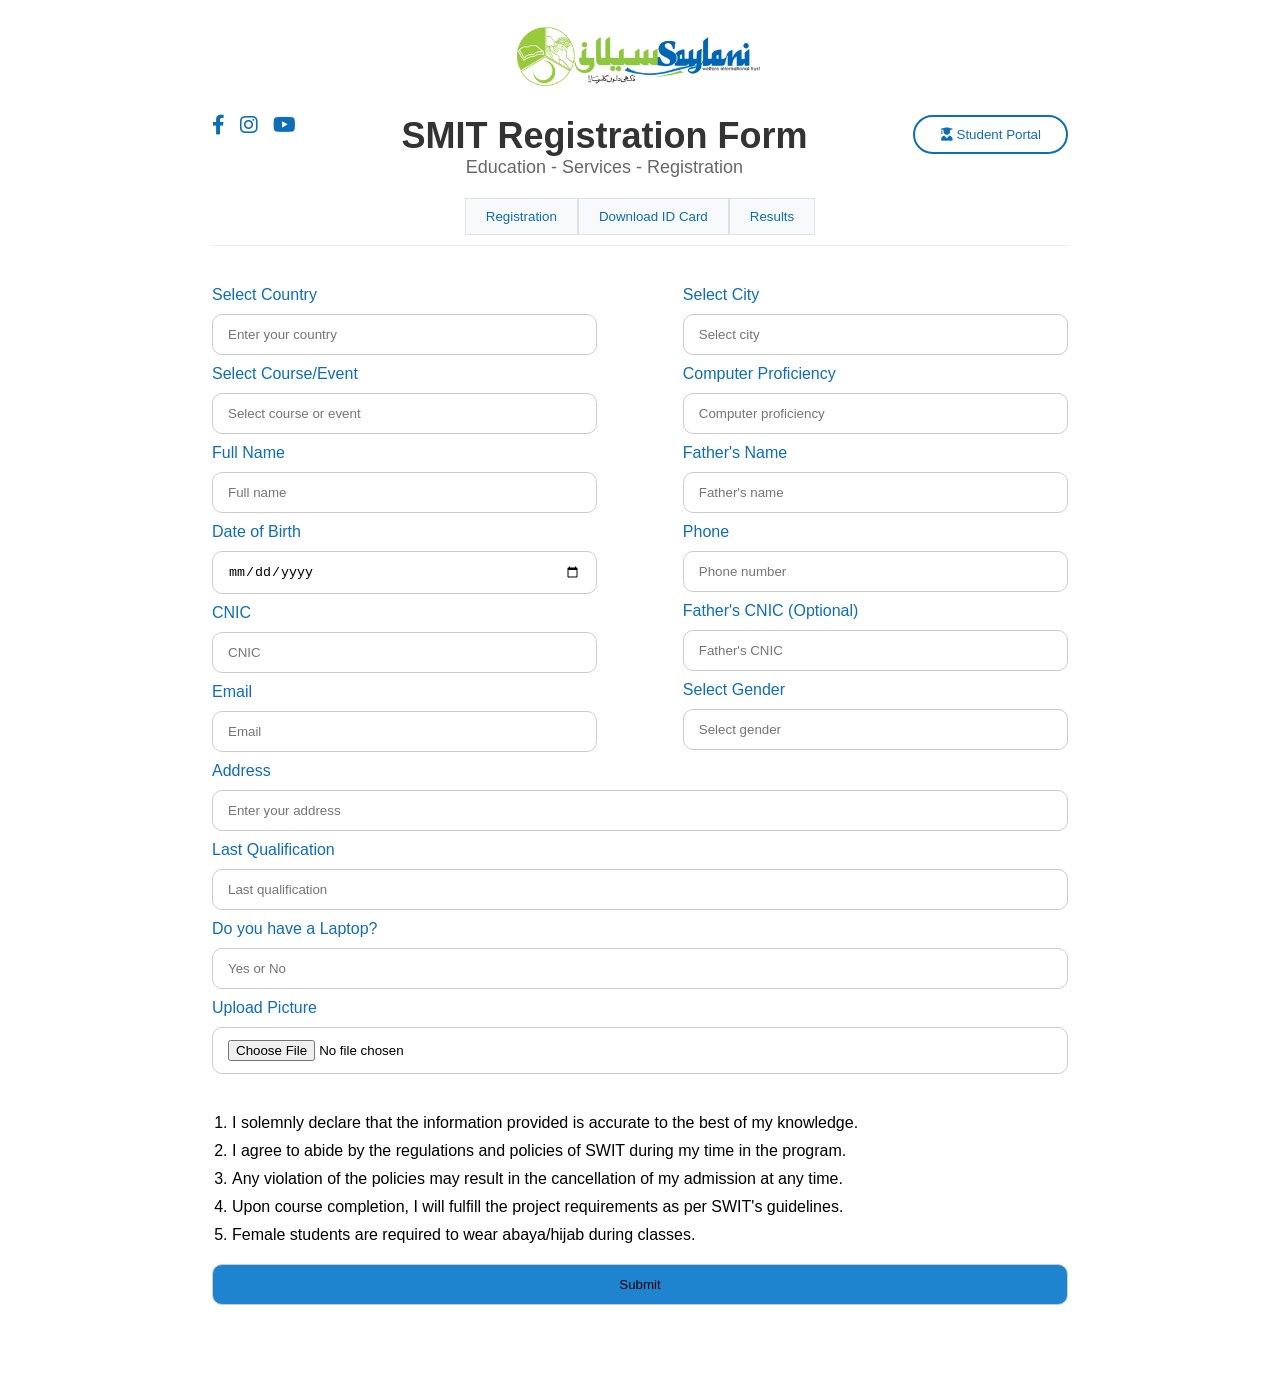
<file: HTML-Assignments/assignmnet_5-saylani-form/index.html>
<!DOCTYPE html>
<html lang="en">

<head>
    <meta charset="UTF-8">
    <meta name="viewport" content="width=device-width, initial-scale=1.0">
    <link rel="stylesheet" href="https://cdnjs.cloudflare.com/ajax/libs/font-awesome/6.0.0-beta3/css/all.min.css">
    <title>Registration Form</title>


    <style>
        * {
            margin: 0;
            padding: 0;
            box-sizing: border-box;
        }

        body {
            font-family: Arial, sans-serif;
        }

        section {
            margin: 0px auto;
            width: 70%;
        }

        .container {
            text-align: center;
            padding: 20px;
        }

        .header {
            margin-bottom: 20px;
        }

        .header img {
            width: 260px;
        }

        .form-section {
            top: 100px;
            display: flex;
            justify-content: space-between;
            align-items: flex-start;
            gap: 40px;
        }

        .social-icons {
            display: flex;
            gap: 15px;
        }

        .social-icons i {
            font-size: 20px;
            color: #0d6db7;
        }

        .title {
            text-align: left;
        }

        .title h1 {
            font-size: 36px;
            color: #333;
        }

        .title p {
            text-align: center;
            font-size: 18px;
            color: #666;
        }

        .portal-button {
            background-color: white;
            border: 2px solid #0d6db7;
            padding: 10px 25px;
            border-radius: 20px;
            color: #0d6db7;
            cursor: pointer;
        }

        .nav-buttons {
            margin: 20px 0;
            display: flex;
            justify-content: center;
            border-bottom: 1px solid #eee;
            padding-bottom: 10px;
        }

        .nav-buttons button {
            background-color: #f8f9fa;
            border: 1px solid #dee2e6;
            padding: 10px 20px;
            color: #0d6db7;
            cursor: pointer;
        }

        form {
            margin: 40px 0;
            text-align: left;
        }

        .form-group {
            display: flex;
            justify-content: space-between;
        }

        .form-column {
            width: 45%;
        }

        label {
            color: #0d6db7;
            font-size: 16px;
        }

        input {
            width: 100%;
            padding: 12px 15px;
            margin: 10px 0;
            border-radius: 10px;
            border: 1px solid #ccc;
            outline: none;
        }

        .submit-btn {
            width: 100%;
            background-color: #1f84d0;
        }

        .declaration-list {
            text-align: left;
            margin-top: 30px;
        }

        .declaration-list ol {
            list-style-type: decimal;
            padding-left: 20px;
        }

        .declaration-list li {
            margin-bottom: 10px;
        }
    </style>

</head>

<body>

    <section class="container">
        <div class="header">
            <img src="./logo.22bf709605809177256c.png" alt="SWIT Logo">
        </div>
        <div class="form-section">
            <div class="social-icons">
                <a href="#"><i class="fab fa-facebook-f"></i></a>
                <a href="#"><i class="fab fa-instagram"></i></a>
                <a href="#"><i class="fab fa-youtube"></i></a>
            </div>
            <div class="title">
                <h1>SMIT Registration Form</h1>
                <p>Education - Services - Registration</p>
            </div>
            <div class="portal">
                <button class="portal-button">
                    <i class="fas fa-user-graduate"></i> Student Portal
                </button>
            </div>
        </div>

        <div class="nav-buttons">
            <button>Registration</button>
            <button>Download ID Card</button>
            <button>Results</button>
        </div>

        <form action="">
            <div class="form-group">
                <div class="form-column">
                    <label for="country">Select Country</label>
                    <input type="text" id="country" placeholder="Enter your country">

                    <label for="course">Select Course/Event</label>
                    <input type="text" id="course" placeholder="Select course or event">

                    <label for="name">Full Name</label>
                    <input type="text" id="name" placeholder="Full name">

                    <label for="dob">Date of Birth</label>
                    <input type="date" id="dob" placeholder="Date of birth">

                    <label for="cnic">CNIC</label>
                    <input type="number" id="cnic" placeholder="CNIC">

                    <label for="email">Email</label>
                    <input type="email" id="email" placeholder="Email">
                </div>

                <div class="form-column">
                    <label for="city">Select City</label>
                    <input type="text" id="city" placeholder="Select city">

                    <label for="proficiency">Computer Proficiency</label>
                    <input type="text" id="proficiency" placeholder="Computer proficiency">

                    <label for="father_name">Father's Name</label>
                    <input type="text" id="father_name" placeholder="Father's name">

                    <label for="phone">Phone</label>
                    <input type="number" id="phone" placeholder="Phone number">

                    <label for="father_cnic">Father's CNIC (Optional)</label>
                    <input type="number" id="father_cnic" placeholder="Father's CNIC">

                    <label for="gender">Select Gender</label>
                    <input type="text" id="gender" placeholder="Select gender">
                </div>
            </div>

            <label for="address">Address</label>
            <input type="text" class="full-width" id="address" placeholder="Enter your address">

            <label for="qualification">Last Qualification</label>
            <input type="text" class="full-width" id="qualification" placeholder="Last qualification">

            <label for="laptop">Do you have a Laptop?</label>
            <input type="text" class="full-width" id="laptop" placeholder="Yes or No">

            <label for="pic">Upload Picture</label>
            <input type="file" class="full-width" id="pic">

            <div class="declaration-list">
                <ol>
                    <li>I solemnly declare that the information provided is accurate to the best of my knowledge.</li>
                    <li>I agree to abide by the regulations and policies of SWIT during my time in the program.</li>
                    <li>Any violation of the policies may result in the cancellation of my admission at any time.</li>
                    <li>Upon course completion, I will fulfill the project requirements as per SWIT's guidelines.</li>
                    <li>Female students are required to wear abaya/hijab during classes.</li>
                </ol>
            </div>


            <input type="submit" class="submit-btn" value="Submit">
        </form>

    </section>

</body>

</html>
</file>
<file: css assignments/Amazon UI Clone/style.css>
* {
  margin: 0;
  padding: 0;
  box-sizing: border-box;
  font-family: Arial, Helvetica, sans-serif;
}
body {
  background-color: rgb(209, 207, 207);
}

/* navbar */

/* first box */
.navbar {
  height: 60px;
  width: 100%;
  background-color: #0f1111;
  color: white;
  display: flex;
  align-items: center;
  justify-content: space-evenly;
}

.nav-logo {
  height: 50px;
  width: 100px;
  padding: 2px;
}

.logo {
  background-image: url("./assets/amazon_logo.png");
  background-size: cover;
  height: 50px;
  width: 100%;
}

/* second box */

.nav-add {
  padding: 8px;
}

.add-first {
  color: #cccccc;
  font-size: 0.72rem;
  margin-left: 15px;
}

.add-second {
  color: white;
  font-size: 0.95rem;
  margin-left: 2px;
}

.add-icon {
  display: flex;
  align-items: center;
}

/* third box */

.nav-search {
  display: flex;
  text-align: center;
  /* background-color: blueviolet; */
  width: 600px;
  height: 38px;
}

.nav-search:hover {
  border: 2px solid #febd68;
  border-radius: 8px;
}

.search-select {
  width: 50px;
  color: #3f3f3f;
  text-align: center;
  border: none;
  border-top-left-radius: 5px;
  border-bottom-left-radius: 5px;
}

.search-input {
  border: none;
  width: 100%;
  font-size: 0.85rem;
}
.search-input:focus {
  outline: none;
}

.search-icon {
  background-color: #febd68;
  width: 50px;
  display: flex;
  justify-content: center;
  align-items: center;
  font-size: 1.3rem;
  color: #0f1111;
  border-top-right-radius: 5px;
  border-bottom-right-radius: 5px;
}

/* box 4 */

.nav-lang {
  padding: 8px;
  display: flex;
  align-items: center;
}

.lang-symbol {
  font-size: smaller;
  margin-left: 3px;
}

.lang-icon {
  font-size: 22px;
}

/* box 5 & 6 */

.nav-signin {
  font-size: 0.72rem;
  padding: 8px;
}

.nav-orders {
  font-size: 0.72rem;
  padding: 8px;
}

.nav-signin-orders-bold {
  font-size: 0.86rem;
  font-weight: 750;
}

/* box 7 */

.nav-cart {
  display: flex;
  align-items: center;
  padding: 8px;
}

.nav-cart p {
  font-size: 0.85rem;
  font-weight: 400;
}

.cart-icon {
  font-size: x-large;
}

/* panel section */

.panel {
  height: 40px;
  width: 100%;
  background-color: #222f3d;
  color: whitesmoke;
  display: flex;
  justify-content: space-evenly;
  align-items: center;
}

.panel-all i {
  font-weight: 600;
}

.panel-links {
  width: 74%;
  display: flex;
  align-items: center;
  gap: 12px;
  margin-left: 35px;
  font-size: 0.82rem;
}
.panel-links p {
  padding: 6px;
}

.panel-offer {
  font-size: 0.9rem;
  font-weight: 600;
}

/* header hover border */
.border {
  border: 1.2px solid transparent;
  border-radius: 3px;
}

.border:hover {
  border: 1.2px solid white;
  border-radius: 3px;
}

/* hero section */

.hero-section {
  background-image: url("./assets/hero_image.jpg");
  background-size: cover;
  height: 420px;
  width: 100%;
  position: relative;
}

.hero-section-content {
  position: absolute;
  left: 5%;
  top: 78%;
  height: 40px;
  width: 90%;
  color: black;
  background-color: whitesmoke;
  font-size: 0.85rem;
  display: flex;
  align-items: center;
  justify-content: center;
}

.hero-section-content a {
  color: rgb(15, 84, 148);
}

/* cards section */

.boxes {
  /* border: 2px solid black; */
  display: flex;
  justify-content: space-evenly;
  flex-wrap: wrap;
}

.box {
  /* border: 2px solid black; */
  border-radius: 2px;
  margin-top: 1rem;
  height: 400px;
  width: 24%;
  padding: 8px;
  background-color: whitesmoke;
}

.box-img {
  height: 320px;
  background-repeat: no-repeat;
  background-size: cover;
}

.box h1 {
  color: #0f1111;
  padding: 5px;
  font-size: 1.2rem;
}

.box p {
  margin-top: 0.7rem;
  font-size: 0.85rem;
  color: rgb(15, 84, 148);
  font-weight: 400;
}

.box p:hover {
  text-decoration: underline;
  cursor: pointer;
}
</file>
<file: css assignments/Hiring Mine UI Clone/style.css>
* {
  margin: 0;
  padding: 0;
  box-sizing: border-box;
  font-family: "Roboto", sans-serif;
}

html,
body {
  height: 100%;
  width: 100%;
}

/* nav bar */
.navbar {
  display: flex;
  align-items: center;
  justify-content: space-between;
  height: 65px;
  width: 100%;
  padding: 26px 2px;
}
/* part 1 */
.nav-logo {
  margin-left: 2vw;
  height: 3.2vw;
  width: 15vw;
}

.logo {
  background-image: url(./assets/Hiring\ Mine\ Logo.png);
  background-repeat: no-repeat;
  background-size: contain;
  height: 3.2vw;
  width: 15vw;
  cursor: pointer;
}
/* part 2 */
.nav-links {
  display: flex;
  gap: 2vw;
  color: #313131;
  font-size: 1.3vw;
  cursor: pointer;
  margin-right: 80px;
}

.nav-link-color {
  color: #6851ff;
}
/* part 3 */
.dark-light-toggle {
  margin-right: 2vw;
  font-size: 2.5vw;
  font-weight: 200;
  color: #313131;
  cursor: pointer;
}

/* section 1 */

.main-first-section {
  display: flex;
  justify-content: center;
}

/* heading and text */
.content {
  margin-top: 65px;
  max-width: 62%;
  width: 100%;
}

.content h1 {
  font-weight: 800;
  font-size: 6.5vw;
  line-height: 8vw;
  text-align: center;
  letter-spacing: -0.06vw;
  background: linear-gradient(106.43deg, #522fd4, #6bdcff 95.12%);
  background-clip: text;
  -webkit-text-fill-color: transparent;
}

.content p {
  margin-top: 22px;
  font-weight: 400;
  font-size: 1.7vw;
  line-height: 2vw;
  text-align: center;
}

/* search bar input field */
.search-input-container {
  position: relative;
  margin: 20px auto;
  width: 75%;
}

.search-input-container input:hover {
  border-color: #313131;
  transition: ease 0.15s;
}

.search-input-container i {
  position: absolute;
  top: 30%;
  right: 10px;
  color: #999;
  pointer-events: none;
}

.search-input-container input {
  width: 100%;
  padding: 10px;
  font-size: 16px;
  border: 1px solid #ccc;
  border-radius: 4px;
  outline: none;
  transition: all 0.3s ease;
}

.search-input-container label {
  position: absolute;
  top: 10px;
  left: 10px;
  font-size: 16px;
  color: #999;
  pointer-events: none;
  background-color: white;
  padding: 0 5px;
  transition: all 0.2s ease;
}

.search-input-container input:focus {
  border-color: #6851ff;
}

.search-input-container input:focus ~ label,
.search-input-container input:not(:placeholder-shown) ~ label {
  top: -14px;
  left: 10px;
  font-size: 14px;
  color: #6851ff;
  padding: 0 5px;
}

.search-input-container input:focus::placeholder,
.search-input-container input:not(:placeholder-shown)::placeholder {
  color: transparent;
}

/* find job button */

.find-job {
  display: block;
  margin: 20px auto;
  padding: 15px 30px;
  background-color: #6851ff;
  color: white;
  font-size: 1.4vw;
  font-weight: 700;
  border: none;
  border-radius: 25px;
  cursor: pointer;
  box-shadow: 3px 4px 5px rgba(0, 0, 0, 0.2);
}
.find-job:hover {
  background-color: #40269e;
  transition: ease-in 0.35s;
}

/* popular searches section */

.popular-searches {
  margin-top: 10px;
  text-align: center;
}

.popular-searches h2 {
  margin-bottom: 6px;
  padding: 15px 0px;
  font-size: 2.4vw;
  font-weight: 700;
  letter-spacing: -0.06vw;
  background: linear-gradient(180deg, #4d3bdb 0%, #9747ff 100%);
  background-clip: text;
  -webkit-text-fill-color: transparent;
}

.top-search-btns {
  font-size: 1.1vw;
  display: flex;
  justify-content: center;
  gap: 2vw;
  flex-wrap: wrap;
}

.tsb {
  padding: 6px 12px;
  color: #6851ff;
  font-size: 1vw;
  font-weight: 800;
  border: 1px solid #8c7df3;
  border-radius: 5px;
  cursor: pointer;
}

.tsb:hover {
  border: 1px solid #6851ff;
  background-color: whitesmoke;
  box-shadow: inset 3px 3px 6px rgba(0, 0, 0, 0.1);
  transition: ease-in-out 0.2s;
}

/* first section image  */

.first-sec-img {
  margin-top: 10px;
  height: 300px;
  width: 100%;
}

.fsi {
  background-image: url(./assets/hero\ section\ image.png);
  height: 100%;
  width: 100%;
  background-repeat: no-repeat;
  background-size: contain;
}
</file>
<file: CSS-Assignments/Hiring-Mine-UI-Clone/style.css>
* {
  margin: 0;
  padding: 0;
  box-sizing: border-box;
  font-family: "Roboto", sans-serif;
}

html,
body {
  height: 100%;
  width: 100%;
}

/* nav bar */
.navbar {
  display: flex;
  align-items: center;
  justify-content: space-between;
  height: 65px;
  width: 100%;
  padding: 26px 2px;
}

/* part 1 */
.nav-logo {
  margin-left: 2vw;
  height: 3.2vw;
  width: 15vw;
}

.logo {
  background-image: url(./assets/Hiring\ Mine\ Logo.png);
  background-repeat: no-repeat;
  background-size: contain;
  height: 3.2vw;
  width: 15vw;
  cursor: pointer;
}

/* part 2 */
.nav-links {
  display: flex;
  gap: 2vw;
  color: #313131;
  font-size: 1.3vw;
  cursor: pointer;
  margin-right: 80px;
}

.nav-link-color {
  color: #6851ff;
}

/* part 3 */
.dark-light-toggle {
  margin-right: 2vw;
  font-size: 2.5vw;
  font-weight: 200;
  color: #313131;
  cursor: pointer;
}

/* section 1 */

.main-first-section {
  display: flex;
  justify-content: center;
}

/* heading and text */
.content {
  margin-top: 65px;
  max-width: 62%;
  width: 100%;
}

.content h1 {
  font-weight: 800;
  font-size: 6.5vw;
  line-height: 8vw;
  text-align: center;
  letter-spacing: -0.06vw;
  background: linear-gradient(106.43deg, #522fd4, #6bdcff 95.12%);
  background-clip: text;
  -webkit-text-fill-color: transparent;
}

.content p {
  margin-top: 22px;
  font-weight: 400;
  font-size: 1.7vw;
  line-height: 2vw;
  text-align: center;
}

/* search bar input field */
.search-input-container {
  position: relative;
  margin: 20px auto;
  width: 75%;
}

.search-input-container input:hover {
  border-color: #313131;
  transition: ease 0.15s;
}

.search-input-container i {
  position: absolute;
  top: 30%;
  right: 10px;
  color: #999;
  pointer-events: none;
}

.search-input-container input {
  width: 100%;
  padding: 10px;
  font-size: 16px;
  border: 1px solid #ccc;
  border-radius: 4px;
  outline: none;
  transition: all 0.3s ease;
}

.search-input-container label {
  position: absolute;
  top: 10px;
  left: 10px;
  font-size: 16px;
  color: #999;
  pointer-events: none;
  background-color: white;
  padding: 0 5px;
  transition: all 0.2s ease;
}

.search-input-container input:focus {
  border-color: #6851ff;
}

.search-input-container input:focus ~ label,
.search-input-container input:not(:placeholder-shown) ~ label {
  top: -14px;
  left: 10px;
  font-size: 14px;
  color: #6851ff;
  padding: 0 5px;
}

.search-input-container input:focus::placeholder,
.search-input-container input:not(:placeholder-shown)::placeholder {
  color: transparent;
}

/* find job button */

.find-job {
  display: block;
  margin: 20px auto;
  padding: 15px 30px;
  background-color: #6851ff;
  color: white;
  font-size: 1.4vw;
  font-weight: 700;
  border: none;
  border-radius: 25px;
  cursor: pointer;
  box-shadow: 3px 4px 5px rgba(0, 0, 0, 0.2);
}

.find-job:hover {
  background-color: #40269e;
  transition: ease-in 0.35s;
}

/* popular searches section */

.popular-searches {
  margin-top: 10px;
  text-align: center;
}

.popular-searches h2 {
  margin-bottom: 6px;
  padding: 15px 0px;
  font-size: 2.4vw;
  font-weight: 700;
  letter-spacing: -0.06vw;
  background: linear-gradient(180deg, #4d3bdb 0%, #9747ff 100%);
  background-clip: text;
  -webkit-text-fill-color: transparent;
}

.top-search-btns {
  font-size: 1.1vw;
  display: flex;
  justify-content: center;
  gap: 2vw;
  flex-wrap: wrap;
}

.tsb {
  padding: 6px 12px;
  color: #6851ff;
  font-size: 1vw;
  font-weight: 800;
  border: 1px solid #8c7df3;
  border-radius: 5px;
  cursor: pointer;
}

.tsb:hover {
  border: 1px solid #6851ff;
  background-color: whitesmoke;
  box-shadow: inset 3px 3px 6px rgba(0, 0, 0, 0.1);
  transition: ease-in-out 0.2s;
}

/* first section image  */

.first-sec-img {
  margin-top: 10px;
  height: 300px;
  width: 100%;
}

.fsi {
  background-image: url(./assets/hero\ section\ image.png);
  height: 100%;
  width: 100%;
  background-repeat: no-repeat;
  background-size: contain;
  background-position: center;
}

/* section 2,3,4 and 5------ text content styling */

.sections-text {
  margin-top: 40px;
  padding: 60px;
  display: flex;
  flex-direction: column;
  gap: 0.6vw;
  align-items: center;
  text-align: center;
  justify-content: center;
}

.sections-text h1 {
  font-size: 2.8rem;
  color: #6851ff;
}

.heading-span {
  color: #3f3f3f;
}

.sections-text p {
  color: #313131;
  font-size: larger;
  font-weight: 400;
}

/* section 2 and 4 Cards Styling */
/* Card Container */
.card-container {
  width: 90%;
  margin: 0 auto;
  display: flex;
  justify-content: space-around;
  flex-wrap: wrap;
}

.card {
  border: 1px solid white;
  position: relative;
  width: 20vw;
  height: 200px;
  max-width: 300px;
  background: white;
  border-radius: 10px;
  box-shadow: 0 8px 16px rgba(0, 0, 0, 0.2);
  transition: box-shadow 0.3s ease-in;
  overflow: hidden;
  display: flex;
  flex-direction: column;
  align-items: center;
  justify-content: center;
  text-align: center;
  padding: 10px;
  margin: 10px;
  cursor: pointer;
  gap: 1rem;
}

.card::before {
  content: "";
  position: absolute;
  top: 0;
  left: 0;
  right: 0;
  height: 100%;
  background: linear-gradient(
    to bottom,
    rgba(52, 24, 196, 0.176) 0%,
    rgba(255, 255, 255, 0) 100%
  );
  border-radius: 10px 10px 0 0;
  z-index: 1;
}

/* Card-content */
.card h2 {
  font-size: 1.5rem;
  color: #6851ff;
  position: relative;
  z-index: 2;
  margin: 0;
}

.card i {
  position: relative;
  z-index: 2;
  color: #6851ff;
  font-size: 1.2rem;
  font-weight: 700;
  margin: 8px 0;
}

.card p {
  position: relative;
  z-index: 2;
  color: #313131;
  font-size: 0.9rem;
  margin: 0;
  font-weight: 400;
}

/* Card Hover Effect */
.card:hover {
  box-shadow: 0 4px 8px rgba(0, 0, 0, 0.4);
}

/* third section */
.third-sec-img {
  margin: 0px auto;
  height: 200px;
  width: 90%;
}

.tsi {
  background-image: url(./assets/second\ section\ img.webp);
  height: 100%;
  width: 100%;
  background-position: center;
  background-size: contain;
  background-repeat: no-repeat;
}

/* latest and top jobs section  */
.job-card {
  margin: 10px 0;
  height: 240px;
  width: 360px;
  background-color: white;
  border-radius: 12px;
  box-shadow: 0 6px 12px #0000001a;
  transition: box-shadow 0.6s ease-in;
  display: flex;
  flex-direction: column;
  padding: 16px;
  cursor: pointer;
}

/* Card Content */
.job-card-content {
  display: flex;
  flex-direction: column;
  justify-content: space-between;
  height: 100%;
}

/* Content Top and Bottom */
.card-top,
.card-bottom {
  display: flex;
  align-items: center;
  justify-content: space-between;
  width: 100%;
}

.card-top-text {
  line-height: 1.8rem;
  font-size: 1rem;
}

.card-top-text h3 {
  color: #6851ff;
}

.card-top-logo {
  background-image: url(./assets/logo-icon.png);
  background-repeat: no-repeat;
  background-size: contain;
  height: 50px;
  width: 50px;
}

.card-bottom {
  font-size: 0.94rem;
}

/* section 6 */
.section-6 {
  position: relative;
  margin: 40px auto;
  width: 90%;
  padding: 30px;
  display: flex;
  justify-content: center;
  align-items: center;
  gap: 110px;
}

.sec6-left,
.sec6-right {
  display: flex;
  flex-direction: column;
  justify-content: center;
  width: 50%;
  padding: 20px;
}

.sec6-img {
  background-repeat: no-repeat;
  background-size: contain;
  height: 22vw;
  width: auto;
}

.sec6-left .img1 {
  background-image: url("./assets/Frame-left.png");
}

.sec6-right .img2 {
  background-image: url("./assets/frame-right.png");
}

.sec6-heading {
  padding: 3px;
  max-width: 480px;
  text-transform: uppercase;
  font-weight: 800;
  font-size: 2.2rem;
  color: #6851ff;
}

.sec6-heading span {
  color: #3f3f3f;
}

.sec6-btn {
  margin-top: 20px;
  max-width: 160px;
  max-height: 56px;
  color: #6851ff;
  font-weight: 600;
  font-size: larger;
  padding: 12px;
  background-color: white;
  border: 1px solid #6851ff;
  border-radius: 20px;
}

.sec6-line {
  width: 2.6px;
  height: 140px;
  background: rgb(104, 81, 255);
  position: absolute;
  top: 30%;
  border-radius: 10px;
}

/* footer section */

.last-section {
  color: white;
  width: 100%;
  height: auto;
  background: linear-gradient(to bottom, #4e3bdc, #9546fe);
  padding: 2rem 0;
}

.footer-top {
  margin: 0 auto;
  width: 94%;
  display: flex;
  justify-content: space-between;
  padding: 1vw;
}

.footer-logo {
  background-image: url("./assets/footer logo.png");
  background-repeat: no-repeat;
  background-size: contain;
  width: auto;
  height: 2rem;
}

.footer-top-left p {
  margin-top: 10px;
  width: 45%;
  font-size: 0.95rem;
  font-weight: 400;
  line-height: 1.4rem;
}

.footer-top-right h3 {
  font-weight: 600;
  font-size: 1.5rem;
  line-height: 3rem;
}

.footer-email {
  display: flex;
  gap: 8px;
  align-items: center;
  justify-content: center;
  text-align: center;
  font-size: 1rem;
  font-weight: 300;
}

.footer-middle {
  margin: 0 auto;
  width: 94%;
  padding: 0.5rem 1rem;
  text-align: left;
}

.footer-middle h3 {
  font-weight: 500;
  font-size: 1.4rem;
  line-height: 4rem;
}

.footer-icons {
  font-size: 1.2rem;
  display: flex;
  gap: 2rem;
  align-items: center;
  justify-content: flex-start;
}

.footer-line {
  width: 100%;
  height: 2px;
  background-color: white;
  margin: 1rem 0px;
}

.footer-bottom {
  display: flex;
  flex-direction: column;
  justify-content: center;
  align-items: center;
  text-align: center;
  gap: 10px;
}

.footer-bottom p {
  font-size: 1rem;
}

.policy-text:hover {
  text-decoration: underline;
  cursor: pointer;
}

/* card responsive */
@media (max-width: 768px) {
  .card {
    width: 90%;
    max-width: 100%;
  }

  .card h2 {
    font-size: 1.2rem;
  }

  .card i {
    font-size: 1rem;
  }

  .card p {
    font-size: 0.8rem;
  }
}
</file>
